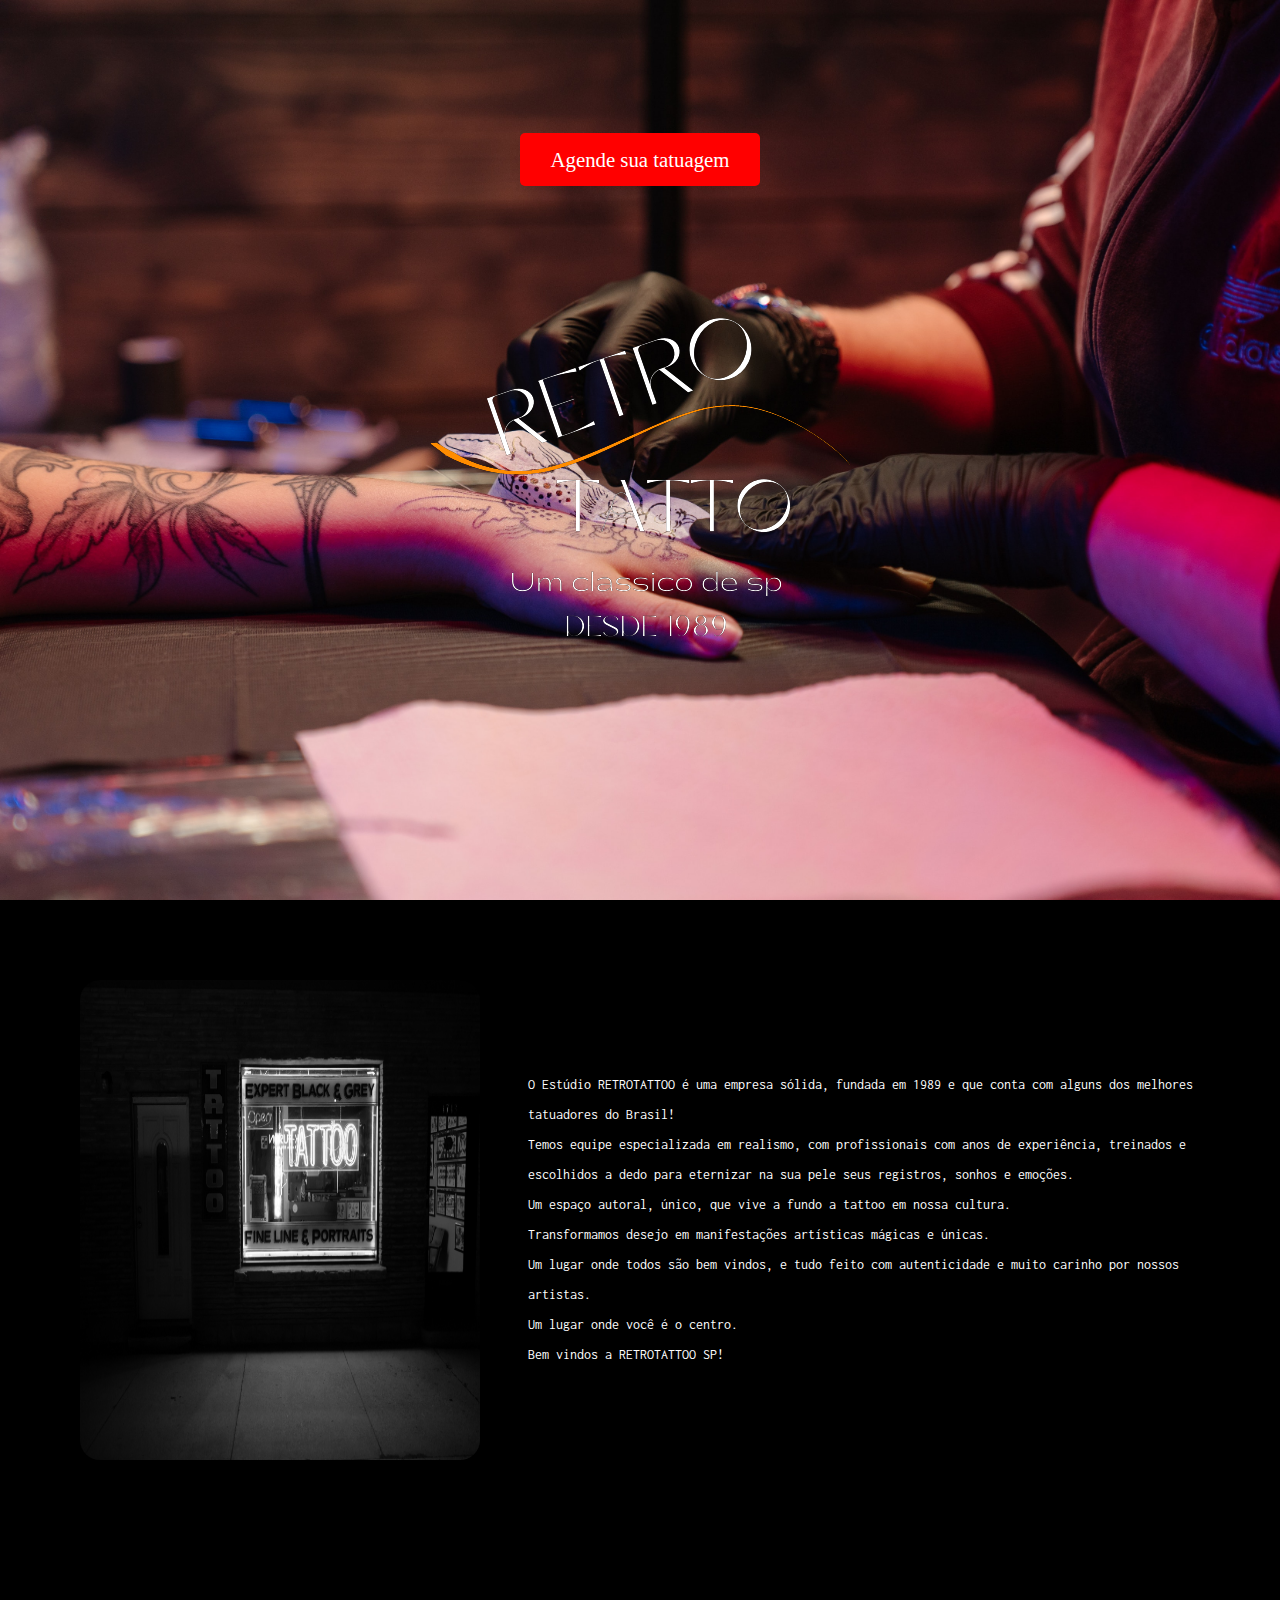
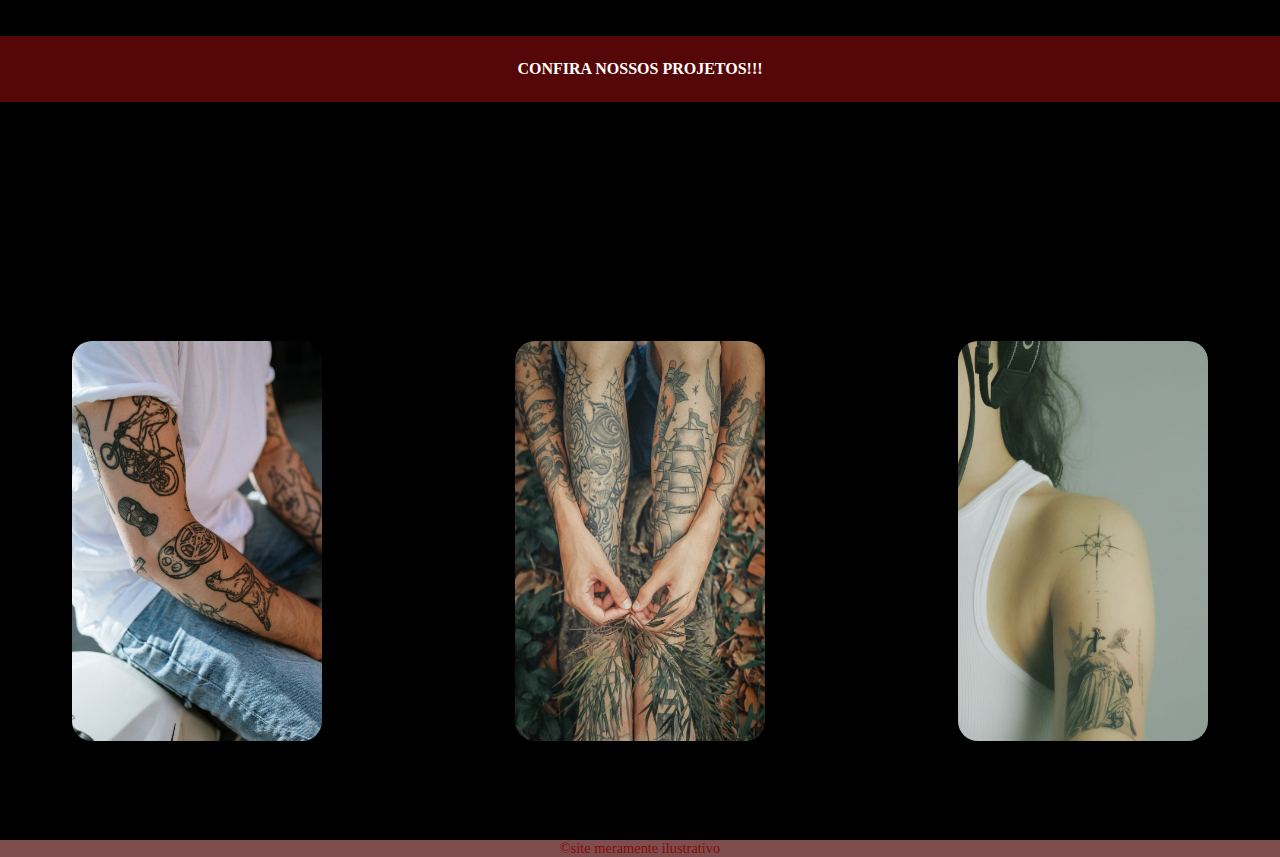
<file: index.html>
<!DOCTYPE html>
<html>
<head>
	<meta charset="utf-8">
	<meta name="viewport" content="width=device-width, initial-scale=1">
	<title>Conheça as melhores opções de tatuagens</title>

	<link rel="stylesheet" type="text/css" href="css/style.css">
	<link rel="preconnect" href="https://fonts.googleapis.com">
<link rel="preconnect" href="https://fonts.gstatic.com" crossorigin>
<link href="https://fonts.googleapis.com/css2?family=Cormorant+Garamond:ital,wght@1,300&family=Inconsolata:wght@200&display=swap" rel="stylesheet">
</head>


<body>
		<div id="principal">

			<header>
				<a href="contatos.html">Agende sua tatuagem</a>
			</header>

	<div id="titulo">
		<img src="img/titulo.png">

	</div>

	</div> <!--fim principal-->

	<div id="historia">
		

		<img src="img/estudio.jpg">

	<p>
		O Estúdio RETROTATTOO é uma empresa sólida, fundada em 1989 e que conta com alguns dos melhores tatuadores do Brasil!<br>
 
	Temos equipe especializada em realismo, com profissionais com anos de experiência, treinados e escolhidos a dedo para eternizar na sua pele seus registros, sonhos e emoções.<br>
	 
	Um espaço autoral, único, que vive a fundo a tattoo em nossa cultura.<br>

	Transformamos desejo em manifestações artísticas mágicas e únicas.<br>

	Um lugar onde todos são bem vindos, e tudo feito com autenticidade e muito carinho por nossos artistas.<br>

	Um lugar onde você é o centro.<br>

	Bem vindos a RETROTATTOO SP!<br>
</p>



	</div>

<div id="projetos">

	<h3>CONFIRA NOSSOS PROJETOS!!!</h3>
		
		<div >
			<img class="projeto
			" src="img/foto1.jpg">
		</div>

		<div>
			<img class="projeto" src="img/foto2.jpg">
		</div>

		<div>
			<img class="projeto" src="img/foto3.jpg">
		</div>

		

	</div>

	<div id="container-rodape"> 

	 &copy;site meramente ilustrativo
	 
	</div>
	
</body>
</html>
</file>
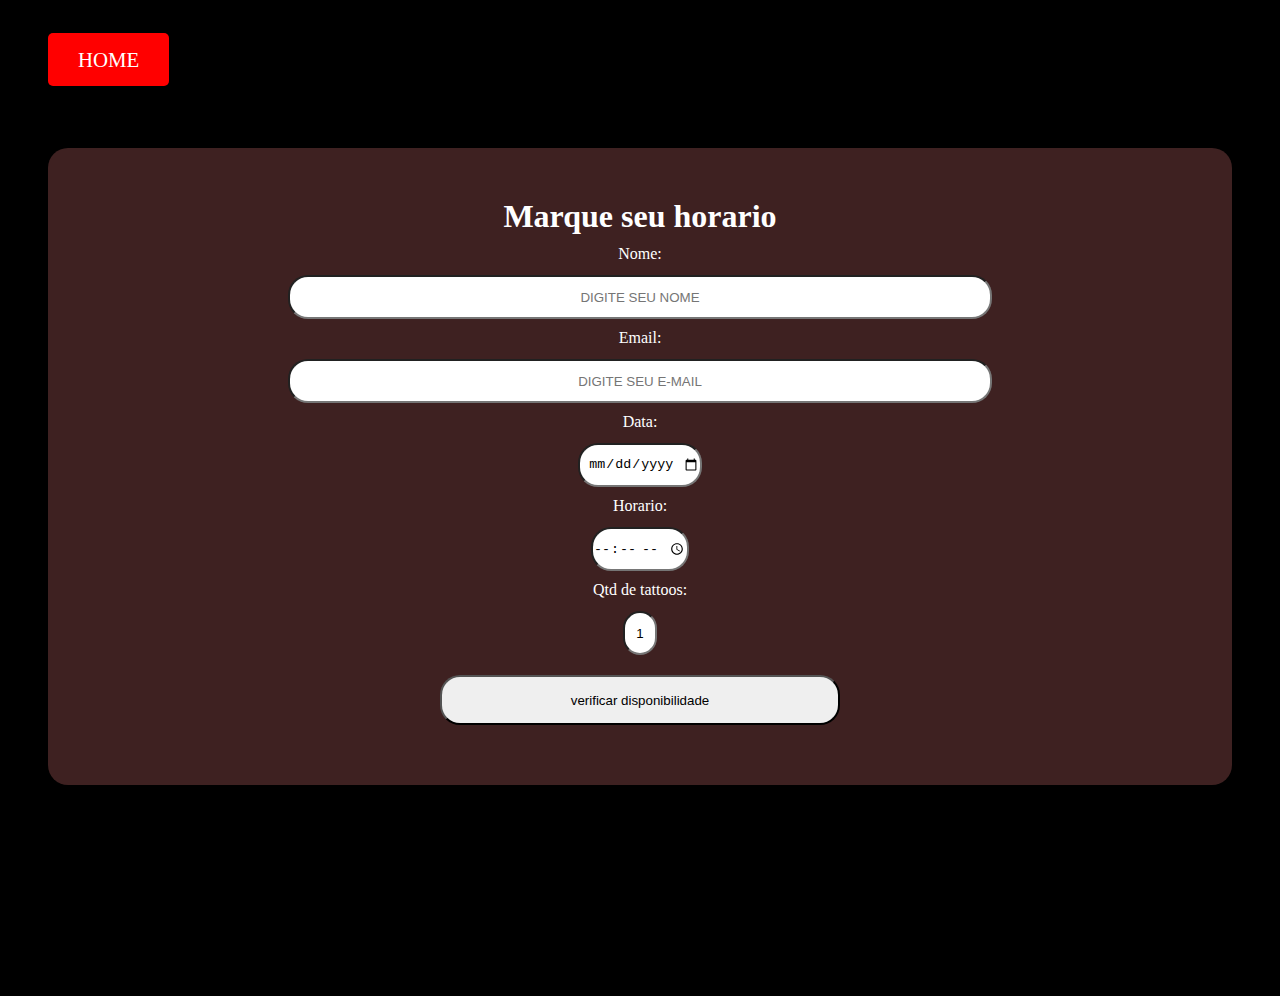
<file: contatos.html>
<!DOCTYPE html>
<html lang="pt-br">
<head>
    <meta charset="UTF-8">
    <meta name="viewport" content="width=device-width, initial-scale=1.0">
    <title>Marque seu horario</title>

    <link rel="stylesheet" type="text/css" href="css/style.css" media="screen and (color)"/>
</head>
<body>

    <section id="contatos">
    
        <header >
            <a href="index.html">HOME</a>
         
        </header>

      <form>

            <h1>Marque seu horario</h1>
           

             <label for="nome">Nome:</label>
             <input type="name" id="nome" style="width: 700px;" placeholder="DIGITE SEU NOME" >

             <label for="email">Email:</label>
             <input type="email" id="email" style="width: 700px;" placeholder="DIGITE SEU E-MAIL">

    
            <label for="data">Data:</label>
            <input type="date" id="data" value="dd/mm/aa">

            <label for="hora">Horario:</label>
            <input  type="time" id="hora">
    
            <label for="qtd">Qtd de tattoos:</label>
            <input  style="width:30px" type="text" id="qtd" value="1">

          

            
  <input class="botao" type="submit" value="verificar disponibilidade" >
    </form>

      
    </section>

    
</body>
</html>
</file>
<file: css/style.css>
*{
	margin: 0;
	padding: 0;
	
}

#principal{
	width: 100%;
	height: 100vh;
	background-image:url(../img/fundo1.jpg) ;
	background-size:cover ;
	background-repeat: no-repeat;
	display: flex;
	flex-direction: column;
	justify-content: center;
	align-items: center;
}



h3
{
	color: white;
	font-size: 1em;
}


Header{
	height: 100px;
	
}

a{
	background: red;
	padding:15px 30px;
	border-radius: 5px;
	text-decoration: none;
	color: white;
	font-size: 1.3em;
	
}

a:hover{
	padding: 15px 25px;
	background: white;
	color: red;
	transition: 0.5s;
	
}

	

#historia{
	height: 100%;
	display: flex;
	justify-content: space-between;
	align-items: center;
	padding: 5em;
	color: rgb(255, 255, 255);
	background: black;
	gap: 3em;
	

}


p{
	align-self: center;
	font-size:0.9em ;
	line-height: 30px;
	font-family: 'Inconsolata', monospace;
	
}
#historia img{
	height: 30em;
	width: 25em;
	border-radius: 20px;
}


#projetos h3{
	text-align: center;
	background-color: #ad0c0c7d;
	padding: 1.5em;
	width: 100%;
	font-size: 1em;
	
}

#projetos{
	background: black;
	min-height: 100vh;
	display: flex;
	justify-content: space-around;
	flex-wrap: wrap;
	gap: 3em;
	align-items: center;
}

#projetos h1{
	color: white;
	margin: 0;
	padding: 100px;
	
}

.projeto{
	height: 400px;
	width: 250px;
	border-radius: 20px;
}





 #contatos{
	background-color: black;
	color: white;
	font-size: 1em;	
	margin: 0 auto;
	min-height: 100vh;
	padding: 3em;
}





form{
	background-color: rgba(125, 66, 66, 0.497);
	border-radius: 20px;
	padding: 50px;
	
	
}

form h1{
	text-align: center;
}

input,label{
	display: block;
	height: 40px;
	border-radius: 20px;
	margin: 10px auto;
	text-align: center;
	max-width: 100%;
}

label{
	height: 20px;
}

.botao{
margin-top: 20px;
width: 400px;
height: 50px;
cursor: pointer;
}


#container-rodape  {
	background: rgb(126, 78, 78);
	color: rgb(133, 10, 10);
	font-size: 0.9em;
	text-align: center;
}

h1{
	margin: 0;
}

@media (max-width : 935px){
	#titulo img{
	height: 24rem;
	}

	#historia{
	
	height: 100vh;
	}

	#principal{
	width: 100%;
	height: 100vh;}
	
	#historia img{
	height: 300px;
	width: 300px;
	}

	#historia p {
	font-size: 0.8em;
	line-height: 25px;
	}

	.botao-contatos{
	padding:10px;
	border-radius: 5px;
	font-size: 1.3em;
	}

	#projetos{
		display: flex;
		flex-wrap: wrap;
		padding: 3em;
		height: 100%;
		align-items: center;
		justify-content: space-around;
		
	}

	.projeto{
	height: 30em;
	}

	
}

@media (max-width : 680px){

	#historia{
		height: 100vh;
		flex-direction: column;
		align-items: center;
		}
		
		#historia img{
		height: 300px;
		width: 300px;
		}
	
		#historia p {
		font-size: 0.7em;
		
		}
}


	
	 
	  

@media (max-width : 390px){

	#titulo img{
		height: 20rem;
		}
	
		#historia {
		padding: 2em;
		}
		
		#historia img{
			height: 15em;
			width: 16em;
			}

		.projeto{
		height: 22em;
		}
	
		#contatos{
			font-size: 0.8em;	
			padding: 1.5em;
		}
		
 }
</file>
